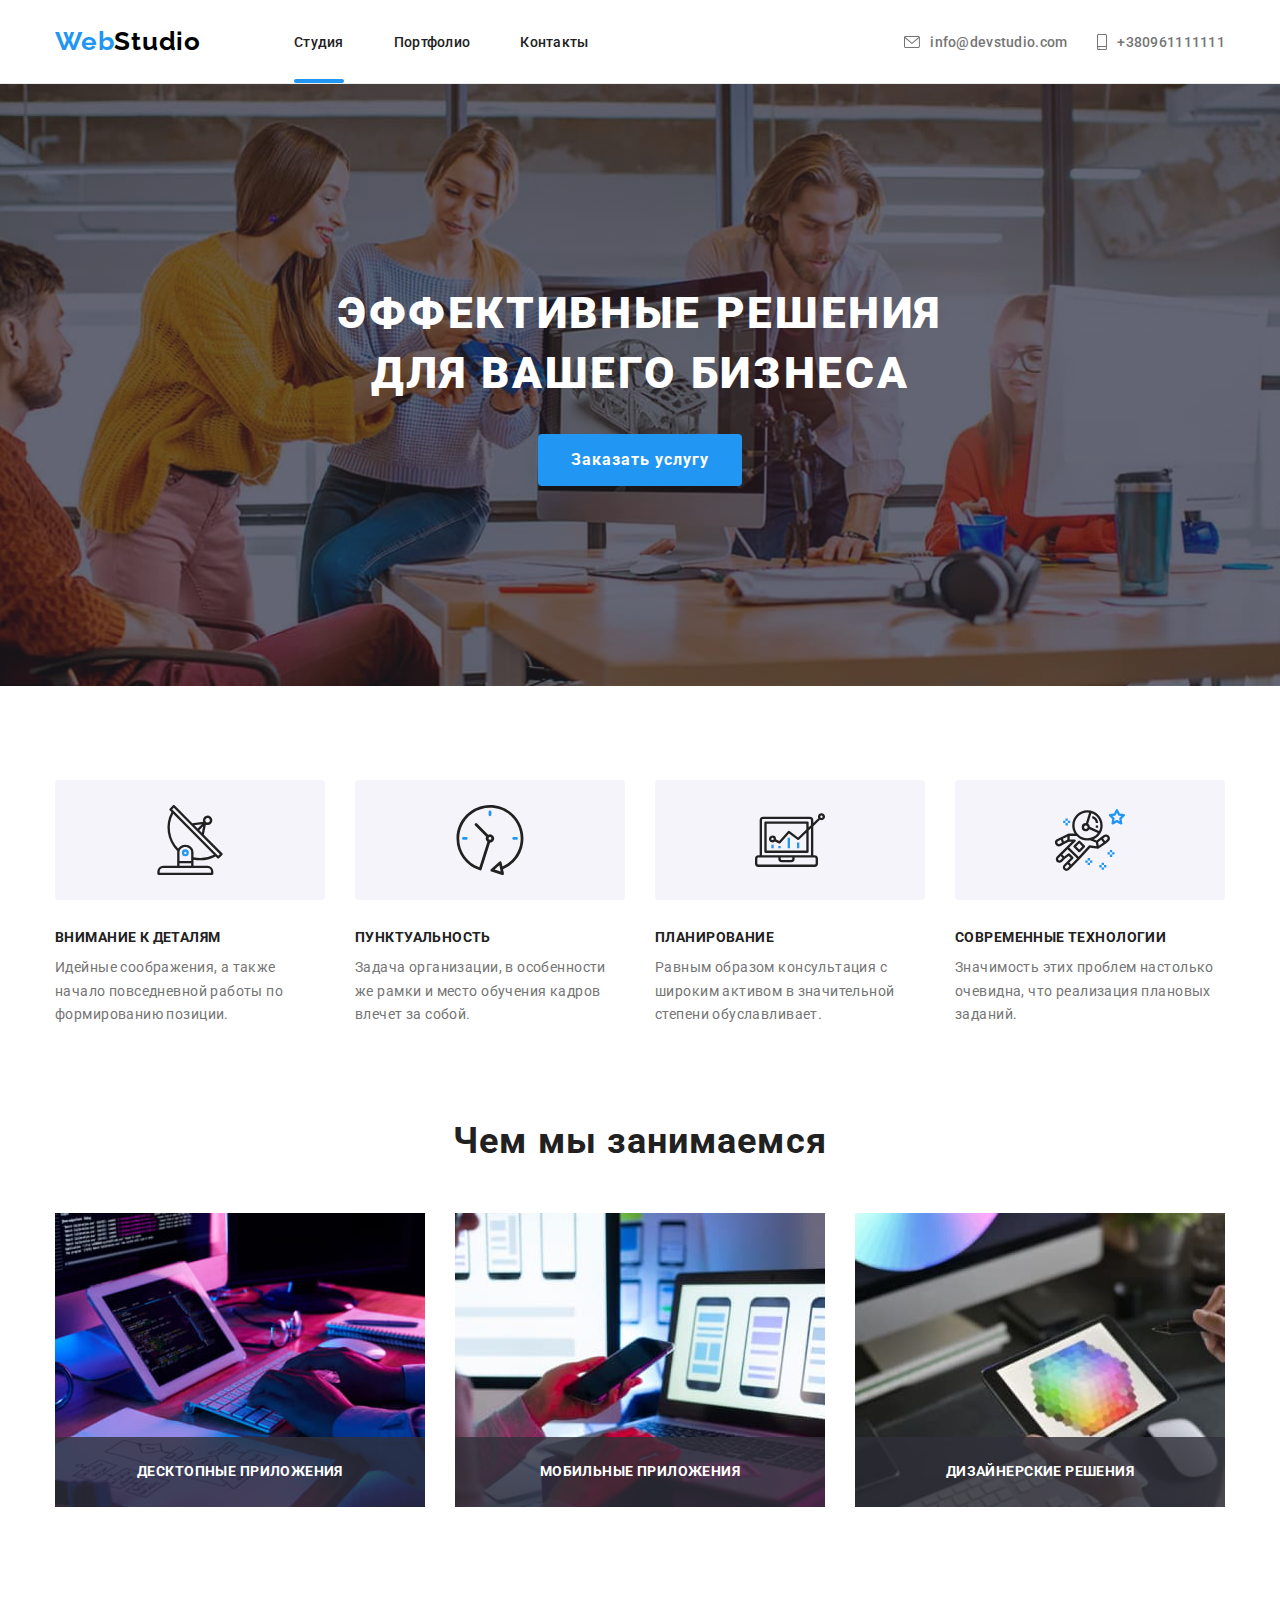
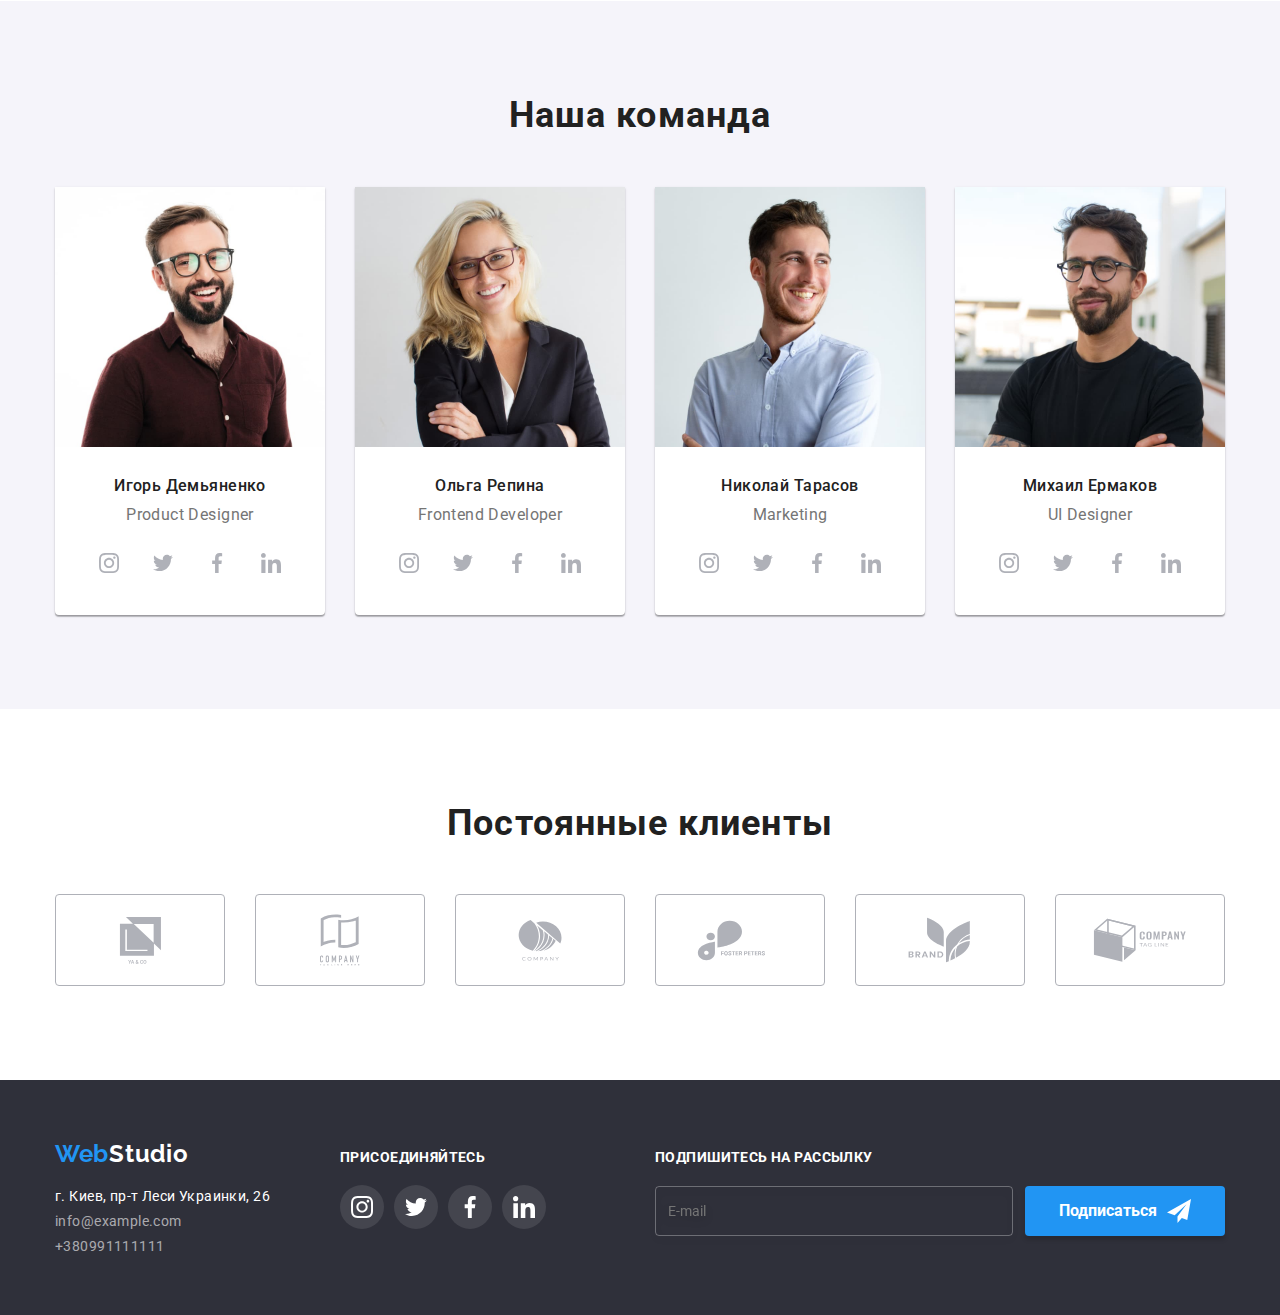
<file: index.html>
<!DOCTYPE html>
<html lang="ru">
<head>
    <meta charset="UTF-8">
    <meta http-equiv="X-UA-Compatible" content="IE=edge">
    <meta name="viewport" content="width=device-width, initial-scale=1.0">
    <link rel="preconnect" href="https://fonts.googleapis.com">
    <link rel="preconnect" href="https://fonts.gstatic.com" crossorigin>
    <link href="https://fonts.googleapis.com/css2?family=Raleway:wght@700&family=Roboto:wght@400;500;700;900&display=swap"
        rel="stylesheet">
    <title>Студия</title>
    <link rel="stylesheet" href="https://cdnjs.cloudflare.com/ajax/libs/modern-normalize/1.1.0/modern-normalize.min.css">
    <link rel="stylesheet" href="./css/main.min.css">
</head>

<body>

    <!----------------------------------- Шапка сайта ------------------------------------>
    
    <header class="header">
        <div class="header__page container">
            <a class="header__logo" href="./index.html">Web<span>Studio</span></a>
            <div class="header__page-mobail">
                <button class="header__button-mobail" type="button" aria-expended="false" aria-controls="menu-container"
                    data-menu-open>
                    <svg width="40" height="40" aria-label="Перемикач мобільного меню">
                        <use class="header__mob-btn-close" href="./images/icons.svg#icon-close-menu"></use>
                        <use class="header__mob-btn-open" href="./images/icons.svg#icon-burger-menu"></use>
                    </svg>
                </button>
            </div>
    
            <nav class="header__nav-mobile" id="menu-container"data-menu>
                <ul class="header__list-nav-mobile list">
                    <li class="header__item-nav-mobile">
                        <a class="header__link-nav-mobile current" href="./index.html">Студия</a>
                    </li>
                    <li class="header__item-nav-mobile">
                        <a class="header__link-nav-mobile" href="./portfolio.html">Портфолио</a>
                    </li>
                    <li class="header__item-nav-mobile">
                        <a class="header__link-nav-mobile" href="">Контакты</a>
                    </li>
                </ul>
    
                <div class="header__link-wrap-mobile">
                    <ul class="header__list-contact-mobile list">
                        <li class="header__item-contact-mobile">
                            <a class="header__link-contact-mobile" href="tel:+380961111111">
                                +380961111111
                            </a>
                        </li>
                        <li class="header__item-contact-mobile-mail">
                            <a class="header__link-mail-mobile" href="mailto:info@devstudio.com">
                                info@devstudio.com
                            </a>
                        </li>
                    </ul>
                    <ul class="header__social list">
                        <li class="header__social-item-mobile">
                            <a class="header__social-link-mobile" href="https://www.instagram.com/" target="_blank">
                                Instagram</a>
                        </li>
                        <li class="header__social-item-mobile">
                            <a class="header__social-link-mobile" href="https://twitter.com/?lang=ru"
                                target="_blank">Twitter</a>
                        </li>
                        <li class="header__social-item-mobile">
                            <a class="header__social-link-mobile" href="https://m.facebook.com/login/"
                                target="_blank">Facebook</a>
                        </li>
                        <li class="header__social-item-mobile">
                            <a class="header__social-link-mobile" href="https://www.linkedin.com/"
                                target="_blank">LinkedIn</a>
                        </li>
                    </ul>
                </div>
            </nav>
    
            <nav class="header__nav">
                <ul class="header__nav-list list">
                    <li class="header__nav-item">
                        <a class="header__link current" href="./index.html">Студия</a>
                    </li>
                    <li class="header__nav-item">
                        <a class="header__link" href="./portfolio.html">Портфолио</a>
                    </li>
                    <li class="header__nav-item">
                        <a class="header__link" href="">Контакты</a>
                    </li>
                </ul>
            </nav>
    
            <ul class="header__contact-list list">
                <li class="header__contact-item">
                    <a class="header__contact-link" href="mailto:info@devstudio.com"><svg class="header__contact-icon"
                            width="16" height="12">
                            <use href="./images/icons.svg#icon-mail"></use>
                        </svg>
                        info@devstudio.com
                    </a>
                </li>
                <li class="header__contact-item">
                    <a class="header__contact-link" href="tel:+380961111111"><svg class="header__contact-icon" width="10"
                            height="16">
                            <use href="./images/icons.svg#icon-smartphone"></use>
                        </svg>
                        +380961111111
                    </a>
                </li>
            </ul>
        </div>
    </header>

    <main>

            <!------------------------------------- Герой ------------------------------------>

                <div class="overlay">
                    <section class="hero">
                        <div class="container">
                            <h1 class="hero__title">Эффективные решения для вашего бизнеса</h1>
                            <button type="button" class="button hero__btn pointer" data-modal-open>Заказать услугу</button>
                        </div>
                    </section>
                </div>
            
            <!------------------------------ Преимущества ------------------------------------>

            <section class="features-section section">
                <div class="container">
                    <h2 class="section__title" hidden>Преимущества</h2>
                    
                    <ul class="features-list list">
                        <li class="features-list__item features-list__icon icon-antenna">
                            <h3 class="features-list__subtitle">Внимание к деталям</h3>
                            <p class="features-list__text">
                                Идейные соображения, а также начало повседневной работы по формированию позиции.
                            </p>
                        </li>
                        <li class="features-list__item features-list__icon icon-clock">
                            <h3 class="features-list__subtitle">Пунктуальность</h3>
                            <p class="features-list__text">
                                Задача организации, в особенности же рамки и место обучения кадров влечет за собой.
                            </p>
                        </li>
                        <li class="features-list__item features-list__icon icon-diagram">
                            <h3 class="features-list__subtitle">Планирование</h3>
                            <p class="features-list__text">
                                Равным образом консультация с широким активом в значительной степени обуславливает.
                            </p>
                        </li>
                        <li class="features-list__item features-list__icon icon-astronaut">
                            <h3 class="features-list__subtitle">Современные технологии</h3>
                            <p class="features-list__text">
                                Значимость этих проблем настолько очевидна, что реализация плановых заданий.
                            </p>
                        </li>
                    </ul>
                </div>
            </section>
            
            <!-------------------------------- Чем мы занимаемся ------------------------------------>

            <section class="work-section section">
                <div class="container">
                    <h2 class="section__title">Чем мы занимаемся</h2>
                    
                    <ul class="work-list list">
                        <li class="work-list__item">
                            <picture>
                                <source srcset="./images/img-1.jpg 1x, ./images/img-1-2x.jpg 2x" />
                                <img src="./images/img-1.jpg" alt="Человек печатает на клавиатуре" width="370">
                            </picture>
                            <div class="work-list__wrap">
                                <p class="work-list__text">Десктопные приложения</p>
                            </div>
                        </li>
                        <li class="work-list__item">
                            <picture>
                                <source srcset="./images/img-2.jpg 1x, ./images/img-2-2x.jpg 2x" />
                                <img src="./images/img-2.jpg" alt="Телефон в руке возле ноутбука" width="370">
                            </picture>
                            <div class="work-list__wrap">
                                <p class="work-list__text">Мобильные приложения</p>
                            </div>
                        </li>
                        <li class="work-list__item">
                            <picture>
                                <source srcset="./images/img-3.jpg 1x, ./images/img-3-2x.jpg 2x" />
                                <img src="./images/img-3.jpg" alt="Человек держит планшет" width="370">
                            </picture>
                            <div class="work-list__wrap">
                                <p class="work-list__text">Дизайнерские решения</p>
                            </div>
                        </li>
                    </ul>
                </div>
            </section>
            
            <!----------------------------- Наша команда ---------------------------------->

            <section class="team-section section">
                <div class="container">
                    <h2 class="section__title">Наша команда</h2>
                    <ul class="team-list list">
                        <li class="team-list__item">
                            <picture>
                                <source srcset="./images/worker-1.jpg 1x, ./images/worker-1-2x.jpg 2x" 
                                media="(min-width: 1200px)" />
                                <source srcset="./images/worker-tablet-1.jpg 1x, ./images/worker-tablet-1-2x.jpg 2x" 
                                media="(min-width: 768px)" />
                                <source srcset="./images/worker-mobile-1.jpg 1x, ./images/worker-mobile-1-2x.jpg 2x" 
                                media="(min-width: 320px)" />
                                <img src="./images/worker-mobile-1.jpg" alt="Человек стоит улыбаеться" width="270">
                            </picture>

                            <div class="team-list__content">
                                <h3 class="team-list__subtitle">Игорь Демьяненко</h3>
                                <p class="team-list__text">Product Designer</p>
                                <ul class="social-list list">
                                    <li class="social-list__item">
                                        <a href="" class="social-list__link link">
                                            <svg class="social-list__icon" width="20" height="20">
                                                <use href="./images/icons.svg#icon-instagram"></use>
                                            </svg>
                                        </a>
                                    </li>
                                    <li class="social-list__item">
                                        <a href="" class="social-list__link link">
                                            <svg class="social-list__icon" width="20" height="20">
                                                <use href="./images/icons.svg#icon-twitter"></use>
                                            </svg>
                                        </a>
                                    </li>
                                    <li class="social-list__item">
                                        <a href="" class="social-list__link link">
                                            <svg class="social-list__icon" width="20" height="30">
                                                <use href="./images/icons.svg#icon-facebook"></use>
                                            </svg>
                                        </a>
                                    </li>
                                    <li class="social-list__item">
                                        <a href="" class="social-list__link link">
                                            <svg class="social-list__icon" width="20" height="20">
                                                <use href="./images/icons.svg#icon-linkedin"></use>
                                            </svg>
                                        </a>
                                    </li>
                                </ul>
                            </div>
                        </li>
                        <li class="team-list__item">
                            <picture>
                                <source srcset="./images/worker-2.jpg 1x, ./images/worker-2-2x.jpg 2x" media="(min-width: 1200px)" />
                                <source srcset="./images/worker-tablet-2.jpg 1x, ./images/worker-tablet-2-2x.jpg 2x" media="(min-width: 768px)" />
                                <source srcset="./images/worker-mobile-2.jpg 1x, ./images/worker-mobile-2-2x.jpg 2x" media="(min-width: 320px)" />
                                <img src="./images/worker-mobile-2.jpg" alt="Человек стоит улыбаеться" width="270">
                            </picture>

                            <div class="team-list__content">
                                <h3 class="team-list__subtitle">Ольга Репина</h3>
                                <p class="team-list__text">Frontend Developer</p>
                                <ul class="social-list list">
                                    <li class="social-list__item">
                                        <a href="" class="social-list__link link">
                                            <svg class="social-list__icon" width="20" height="20">
                                                <use href="./images/icons.svg#icon-instagram"></use>
                                            </svg>
                                        </a>
                                    </li>
                                    <li class="social-list__item">
                                        <a href="" class="social-list__link link">
                                            <svg class="social-list__icon" width="20" height="20">
                                                <use href="./images/icons.svg#icon-twitter"></use>
                                            </svg>
                                        </a>
                                    </li>
                                    <li class="social-list__item">
                                        <a href="" class="social-list__link link">
                                            <svg class="social-list__icon" width="20" height="30">
                                                <use href="./images/icons.svg#icon-facebook"></use>
                                            </svg>
                                        </a>
                                    </li>
                                    <li class="social-list__item">
                                        <a href="" class="social-list__link link">
                                            <svg class="social-list__icon" width="20" height="20">
                                                <use href="./images/icons.svg#icon-linkedin"></use>
                                            </svg>
                                        </a>
                                    </li>
                                </ul>
                            </div>
                        </li>
                        <li class="team-list__item">
                            <picture>
                                <source srcset="./images/worker-3.jpg 1x, ./images/worker-3-2x.jpg 2x" media="(min-width: 1200px)" />
                                <source srcset="./images/worker-tablet-3.jpg 1x, ./images/worker-tablet-3-2x.jpg 2x" media="(min-width: 768px)" />
                                <source srcset="./images/worker-mobile-3.jpg 1x, ./images/worker-mobile-3-2x.jpg 2x" media="(min-width: 320px)" />
                                <img src="./images/worker-mobile-3.jpg" alt="Человек стоит улыбаеться" width="270">
                            </picture>

                            <div class="team-list__content">
                                <h3 class="team-list__subtitle">Николай Тарасов</h3>
                                <p class="team-list__text">Marketing</p>
                                <ul class="social-list list">
                                    <li class="social-list__item">
                                        <a href="" class="social-list__link link">
                                            <svg class="social-list__icon" width="20" height="20">
                                                <use href="./images/icons.svg#icon-instagram"></use>
                                            </svg>
                                        </a>
                                    </li>
                                    <li class="social-list__item">
                                        <a href="" class="social-list__link link">
                                            <svg class="social-list__icon" width="20" height="20">
                                                <use href="./images/icons.svg#icon-twitter"></use>
                                            </svg>
                                        </a>
                                    </li>
                                    <li class="social-list__item">
                                        <a href="" class="social-list__link link">
                                            <svg class="social-list__icon" width="20" height="30">
                                                <use href="./images/icons.svg#icon-facebook"></use>
                                            </svg>
                                        </a>
                                    </li>
                                    <li class="social-list__item">
                                        <a href="" class="social-list__link link">
                                            <svg class="social-list__icon" width="20" height="20">
                                                <use href="./images/icons.svg#icon-linkedin"></use>
                                            </svg>
                                        </a>
                                    </li>
                                </ul>
                            </div>
                        </li>
                        <li class="team-list__item">
                            <picture>
                                <source srcset="./images/worker-4.jpg 1x, ./images/worker-4-2x.jpg 2x" media="(min-width: 1200px)" />
                                <source srcset="./images/worker-tablet-4.jpg 1x, ./images/worker-tablet-4-2x.jpg 2x" media="(min-width: 768px)" />
                                <source srcset="./images/worker-mobile-4.jpg 1x, ./images/worker-mobile-4-2x.jpg 2x" media="(min-width: 320px)" />
                                <img src="./images/worker-mobile-4.jpg" alt="Человек стоит улыбаеться" width="270">
                            </picture>

                            <div class="team-list__content">
                                <h3 class="team-list__subtitle">Михаил Ермаков</h3>
                                <p class="team-list__text">UI Designer</p>
                                <ul class="social-list list">
                                    <li class="social-list__item">
                                        <a href="" class="social-list__link link">
                                            <svg class="social-list__icon" width="20" height="20">
                                                <use href="./images/icons.svg#icon-instagram"></use>
                                            </svg>
                                        </a>
                                    </li>
                                    <li class="social-list__item">
                                        <a href="" class="social-list__link link">
                                            <svg class="social-list__icon" width="20" height="20">
                                                <use href="./images/icons.svg#icon-twitter"></use>
                                            </svg>
                                        </a>
                                    </li>
                                    <li class="social-list__item">
                                        <a href="" class="social-list__link link">
                                            <svg class="social-list__icon" width="20" height="30">
                                                <use href="./images/icons.svg#icon-facebook"></use>
                                            </svg>
                                        </a>
                                    </li>
                                    <li class="social-list__item">
                                        <a href="" class="social-list__link link">
                                            <svg class="social-list__icon" width="20" height="20">
                                                <use href="./images/icons.svg#icon-linkedin"></use>
                                            </svg>
                                        </a>
                                    </li>
                                </ul>
                            </div>
                        </li>
                    </ul>
                </div>
            </section>
 
            <!------------------------- Клиенты -------------------------->

            <section class="clients-section section">
                <div class="container">
                    <h2 class="section__title">Постоянные клиенты</h2>
                    <ul class="clients-list list">
                        <li class="clients-list__item">
                            <a href="" class="clients-list__link link">
                                <svg class="clients-list__icon" width="61" height="47">
                                    <use href="./images/icons.svg#icon-group-1"></use>
                                </svg>
                            </a>
                        </li>
                        <li class="clients-list__item">
                            <a href="" class="clients-list__link link">
                                <svg class="clients-list__icon" width="40" height="52">
                                    <use href="./images/icons.svg#icon-group-2"></use>
                                </svg>
                            </a>
                        </li>
                        <li class="clients-list__item">
                            <a href="" class="clients-list__link link">
                                <svg class="clients-list__icon" width="44" height="42">
                                    <use href="./images/icons.svg#icon-group-3"></use>
                                </svg>
                            </a>
                        </li>
                        <li class="clients-list__item">
                            <a href="" class="clients-list__link link">
                                <svg class="clients-list__icon" width="85" height="41">
                                    <use href="./images/icons.svg#icon-group-4"></use>
                                </svg>
                            </a>
                        </li>
                        <li class="clients-list__item">
                            <a href="" class="clients-list__link link">
                                <svg class="clients-list__icon" width="63" height="46">
                                    <use href="./images/icons.svg#icon-group-5"></use>
                                </svg>
                            </a>
                        </li>
                        <li class="clients-list__item">
                            <a href="" class="clients-list__link link">
                                <svg class="clients-list__icon" width="94" height="44">
                                    <use href="./images/icons.svg#icon-group-6"></use>
                                </svg>
                            </a>
                        </li>
                    </ul>
                </div>
            </section>
    </main>

    <!----------------------- Футер ------------------------->
    
    <footer class="footer">
        <div class="footer__container container">
            <div class="footer__wraper">
                <a class="footer__logo" href="./index.html">Web<span>Studio</span></a>
                <address class="footer__address">
                    <ul>
                        <li class="footer__contact-list list">
                            <a class="footer__contact-map"
                                href="https://www.google.com/maps/place/бул.+Леси+Украинки,+26,+Киев,+02000/data=!4m2!3m1!1s0x40d4cf0e033ecbe9:0x57a4dffefec77da0?sa=X&ved=2ahUKEwislPPghuL1AhVr-ioKHfEvBboQ8gF6BAgbEAE"
                                target="_blank">г. Киев, пр-т Леси Украинки, 26</a>
                        </li>
                        <li class="footer__contact-list list">
                            <a class="footer__contact" href="mailto:info@example.com">info@example.com</a>
                        </li>
                        <li class="footer__contact-list list">
                            <a class="footer__contact" href="tel:+380991111111">+380991111111</a>
                        </li>
                    </ul>
                </address>
            </div>
            <div class="footer__socials-wraper">
                <p class="footer__socials-title">Присоединяйтесь</p>
                <ul class="footer__socials-list list">
                    <li class="footer__socials">
                        <a class="footer__socials-link" href="https://www.instagram.com/" target="_blank">
                            <svg class="footer__socials-icon" width="22" height="22">
                                <use href="./images/icons.svg#icon-instagram"></use>
                            </svg>
                        </a>
                    </li>
                    <li class="footer__socials">
                        <a class="footer__socials-link" href="https://twitter.com/?lang=ru" target="_blank">
                            <svg class="footer__socials-icon" width="22" height="22">
                                <use href="./images/icons.svg#icon-twitter"></use>
                            </svg>
                        </a>
                    </li>
                    <li class="footer__socials">
                        <a class="footer__socials-link" href="https://facebook.com/login/" target="_blank">
                            <svg class="footer__socials-icon" width="22" height="22">
                                <use href="./images/icons.svg#icon-facebook"></use>
                            </svg>
                        </a>
                    </li>
                    <li class="footer__socials">
                        <a class="footer__socials-link" href="https://www.linkedin.com/" target="_blank">
                            <svg class="footer__socials-icon" width="22" height="22">
                                <use href="./images/icons.svg#icon-linkedin"></use>
                            </svg>
                        </a>
                    </li>
                </ul>
            </div>
            <div class="footer__form-wrap">
                <p class="footer__title-form">Подпишитесь на рассылку</p>
                <form class="footer__form">
                    <label class="footer__form-label">
                        <input class="footer__form-email" type="email" name="email" placeholder="E-mail" />
                    </label>
                    <button class="footer__form-button" type="submit">
                        Подписаться
                        <svg class="footer__icon-form-button" width="24" height="24">
                            <use href="./images/icons.svg#icon-icon-send"></use>
                        </svg>
                    </button>
                </form>
            </div>
        </div>
    </footer>


    <!----------------------- Модальное окно ----------------------->

    <div class="backdrop is-hidden" data-modal>
        <div class="modal">
            <button type="button" class="modal-close-btn pointer" data-modal-close>
                <svg class="modal-close-btn__icon" width="18" height="18">
                    <use href="./images/icons.svg#icon-close-black"></use>
                </svg>
            </button>
            <p class="modal__title">Оставьте свои данные, мы вам перезвоним</p>
            <form class="form-modal">
                <div class="form-modal__field">
                    <label for="user-name" class="form-modal__label">Имя</label>
                    <div class="form-modal__wrap">
                        <input type="text" name="user-name" class="form-modal__input pointer" required minlength="5" id="user-name" />
                        <svg class="form-modal__icon" width="18" height="18">
                            <use href="./images/icons.svg#icon-icon-person"></use>
                        </svg>
                    </div>
                </div>
                <div class="form-modal__field">
                    <label for="user-tel" class="form-modal__label">Телефон</label>
                    <div class="form-modal__wrap">
                        <input type="tel" name="user-tel" class="form-modal__input pointer" required id="user-tel" />
                        <svg class="form-modal__icon" width="18" height="18">
                            <use href="./images/icons.svg#icon-icon-phone"></use>
                        </svg>
                    </div>
                </div>
                <div class="form-modal__field">
                    <label for="user-email" class="form-modal__label">Почта</label>
                    <div class="form-modal__wrap">
                        <input type="email" name="user-email" class="form-modal__input pointer" required id="user-email" />
                        <svg class="form-modal__icon" width="18" height="18">
                            <use href="./images/icons.svg#icon-icon-email"></use>
                        </svg>
                    </div>
                </div>
                <div class="form-modal__field">
                    <label for="user-text" class="form-modal__label">Комментарий</label>
                    <textarea name="user-text" id="user-text" class="form-modal__text" placeholder="Введите текст"></textarea>
                </div>
                <div class="form-modal__field">
                    <input type="checkbox" name="privacy" value="true" class="form-modal__check" id="privacy" />
                    <label for="privacy" class="form-modal__check-text">
                        Соглашаюсь с рассылкой и принимаю <a href="" class="form-modal__link link"><span>Условия договора</span></a>
                    </label>
                </div>
                <button type="submit" class="button form-modal__btn pointer">Отправить</button>
            </form>
        </div>
    </div>

    <script src="./js/mobile-menu.js"></script>
    <script src="./js/modal.js"></script>
</body>
</html>
</file>
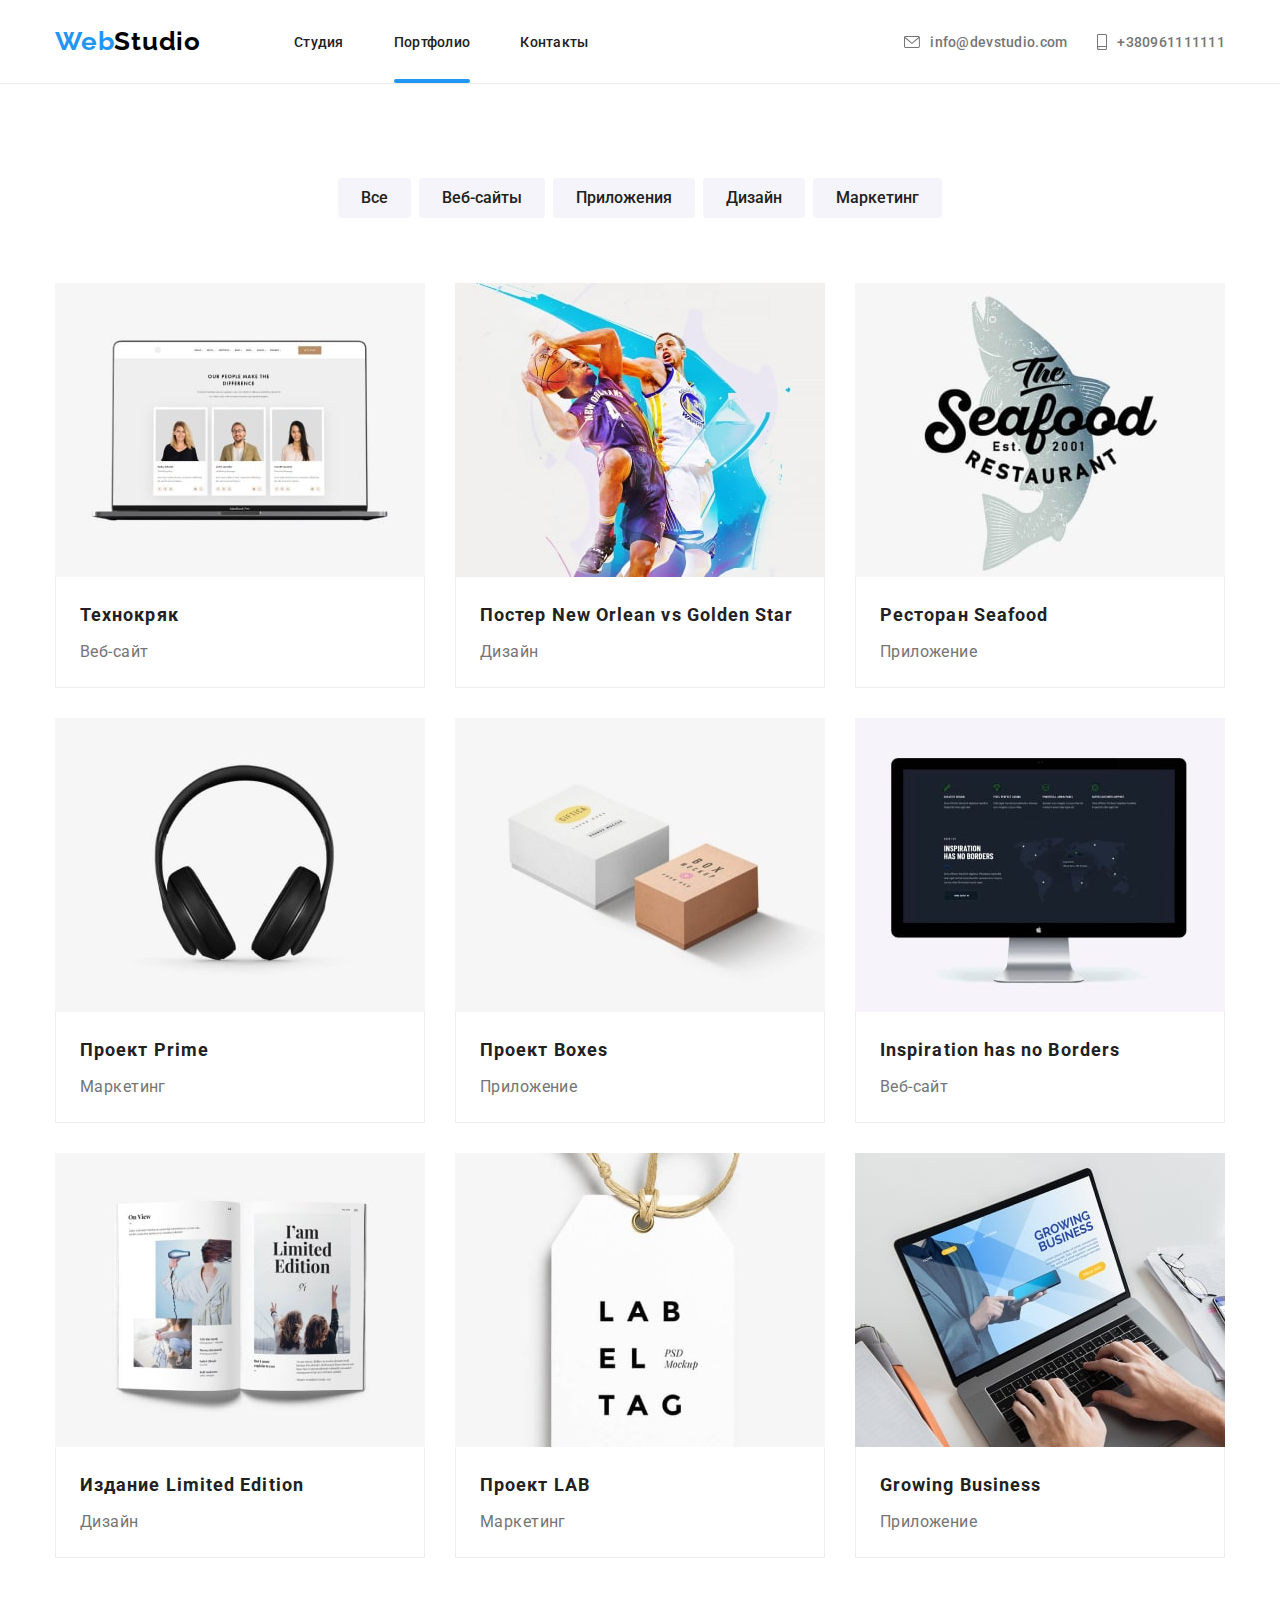
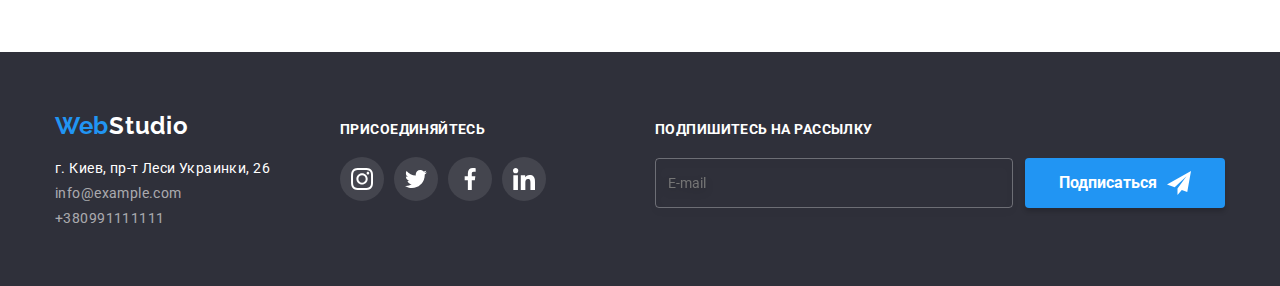
<file: portfolio.html>
<!DOCTYPE html>
<html lang="ru">
<head>
    <meta charset="UTF-8">
    <meta http-equiv="X-UA-Compatible" content="IE=edge">
    <meta name="viewport" content="width=device-width, initial-scale=1.0">
    <link rel="preconnect" href="https://fonts.googleapis.com">
    <link rel="preconnect" href="https://fonts.gstatic.com" crossorigin>
    <link
        href="https://fonts.googleapis.com/css2?family=Raleway:wght@700&family=Roboto:wght@400;500;700;900&display=swap"
        rel="stylesheet">
    <title>Портфолио</title>
    <link rel="stylesheet"
        href="https://cdnjs.cloudflare.com/ajax/libs/modern-normalize/1.1.0/modern-normalize.min.css">
    <link rel="stylesheet" href="./css/main.min.css">
</head>

<body>

    <!------------------- Шапка сайта ---------------------->
    
    <header class="header">
        <div class="header__page container">
            <a class="header__logo" href="./index.html">Web<span>Studio</span></a>
            <div class="header__page-mobail">
                <button class="header__button-mobail" type="button" aria-expended="false" aria-controls="menu-container"
                    data-menu-open>
                    <svg width="40" height="40" aria-label="Перемикач мобільного меню">
                        <use class="header__mob-btn-close" href="./images/icons.svg#icon-close-menu"></use>
                        <use class="header__mob-btn-open" href="./images/icons.svg#icon-burger-menu"></use>
                    </svg>
                </button>
            </div>
    
            <nav class="header__nav-mobile" id="menu-container" data-menu>
                <ul class="header__list-nav-mobile list">
                    <li class="header__item-nav-mobile">
                        <a class="header__link-nav-mobile" href="./index.html">Студия</a>
                    </li>
                    <li class="header__item-nav-mobile">
                        <a class="header__link-nav-mobile" href="./portfolio.html">Портфолио</a>
                    </li>
                    <li class="header__item-nav-mobile">
                        <a class="header__link-nav-mobile" href="">Контакты</a>
                    </li>
                </ul>
    
                <div class="header__link-wrap-mobile">
                    <ul class="header__list-contact-mobile list">
                        <li class="header__item-contact-mobile">
                            <a class="header__link-contact-mobile" href="tel:+380961111111">
                                +380961111111
                            </a>
                        </li>
                        <li class="header__item-contact-mobile-mail">
                            <a class="header__link-mail-mobile" href="mailto:info@devstudio.com">
                                info@devstudio.com
                            </a>
                        </li>
                    </ul>
                    <ul class="header__social list">
                        <li class="header__social-item-mobile">
                            <a class="header__social-link-mobile" href="https://www.instagram.com/" target="_blank">
                                Instagram</a>
                        </li>
                        <li class="header__social-item-mobile">
                            <a class="header__social-link-mobile" href="https://twitter.com/?lang=ru"
                                target="_blank">Twitter</a>
                        </li>
                        <li class="header__social-item-mobile">
                            <a class="header__social-link-mobile" href="https://m.facebook.com/login/"
                                target="_blank">Facebook</a>
                        </li>
                        <li class="header__social-item-mobile">
                            <a class="header__social-link-mobile" href="https://www.linkedin.com/"
                                target="_blank">LinkedIn</a>
                        </li>
                    </ul>
                </div>
            </nav>
    
            <nav class="header__nav">
                <ul class="header__nav-list list">
                    <li class="header__nav-item">
                        <a class="header__link" href="./index.html">Студия</a>
                    </li>
                    <li class="header__nav-item">
                        <a class="header__link current" href="./portfolio.html">Портфолио</a>
                    </li>
                    <li class="header__nav-item">
                        <a class="header__link" href="">Контакты</a>
                    </li>
                </ul>
            </nav>
    
            <ul class="header__contact-list list">
                <li class="header__contact-item">
                    <a class="header__contact-link" href="mailto:info@devstudio.com"><svg class="header__contact-icon"
                            width="16" height="12">
                            <use href="./images/icons.svg#icon-mail"></use>
                        </svg>
                        info@devstudio.com
                    </a>
                </li>
                <li class="header__contact-item">
                    <a class="header__contact-link" href="tel:+380961111111"><svg class="header__contact-icon" width="10"
                            height="16">
                            <use href="./images/icons.svg#icon-smartphone"></use>
                        </svg>
                        +380961111111
                    </a>
                </li>
            </ul>
        </div>
    </header>

    <main>

        <!--------------------- Портфолио ------------------------>

        <section class="portfolio-secttion section">
            <div class="container">
                <h1 class="section__title title-hiding">Portfolio</h1>
                <ul class="btn-list list">
                    <li class="btn-list__item"><button type="button" class="button btn-list__btn pointer">Все</button></li>
                    <li class="btn-list__item"><button type="button" class="button btn-list__btn pointer">Веб-сайты</button></li>
                    <li class="btn-list__item"><button type="button" class="button btn-list__btn pointer">Приложения</button></li>
                    <li class="btn-list__item"><button type="button" class="button btn-list__btn pointer">Дизайн</button></li>
                    <li class="btn-list__item"><button type="button" class="button btn-list__btn pointer">Маркетинг</button></li>
                </ul>
                <ul class="portfolio-list list">
                    <li class="portfolio-list__item">
                        <a href="" class="portfolio-list__link link">
                            <div class="portfolio-list__wrap">
                                <picture>
                                    <source srcset="./images/portfolio-img-1.jpg 1x, ./images/portfolio-img-1-2x.jpg 2x" media="(min-width: 1200px)" />
                                    <source srcset="./images/portfolio-tablet-1.jpg 1x, ./images/portfolio-tablet-1-2x.jpg 2x" media="(min-width: 768px)" />
                                    <source srcset="./images/portfolio-mobile-1.jpg 1x, ./images/portfolio-mobile-1-2x.jpg 2x" media="(min-width: 320px)" />
                                    <img src="./images/portfolio-mobile-1.jpg" alt="Ноутбук" width="370">
                                </picture>

                                <p class="portfolio-list__top-text">Ресурс предлагает комплексные предложения с разным уровнем функционала и сервисов. Все это
                                    позволит посетителю получить
                                    исчерпывающие сведения о компании или частном лице.</p>
                            </div>
                            <div class="portfolio-list__content">
                                <h2 class="portfolio-list__title">Технокряк</h2>
                                <p class="portfolio-list__subtitle">Веб-сайт</p>
                            </div>
                        </a>
                    </li>
                    <li class="portfolio-list__item">
                            <a href="" class="portfolio-list__link link">
                                <div class="portfolio-list__wrap">
                                    <picture>
                                        <source srcset="./images/portfolio-img-2.jpg 1x, ./images/portfolio-img-2-2x.jpg 2x" media="(min-width: 1200px)" />
                                        <source srcset="./images/portfolio-tablet-2.jpg 1x, ./images/portfolio-tablet-2-2x.jpg 2x"
                                            media="(min-width: 768px)" />
                                        <source srcset="./images/portfolio-mobile-2.jpg 1x, ./images/portfolio-mobile-2-2x.jpg 2x"
                                            media="(min-width: 320px)" />
                                        <img src="./images/portfolio-mobile-2.jpg" alt="Баскетболисты" width="370">
                                    </picture>

                                    <p class="portfolio-list__top-text">Ресурс предлагает комплексные предложения с разным уровнем функционала и сервисов. Все это
                                        позволит посетителю получить
                                        исчерпывающие сведения о компании или частном лице.</p>
                                </div>
                                <div class="portfolio-list__content">
                                    <h2 class="portfolio-list__title">Постер New Orlean vs Golden Star</h2>
                                    <p class="portfolio-list__subtitle">Дизайн</p>
                                </div>
                            </a>
                    </li>
                    <li class="portfolio-list__item">
                        <a href="" class="portfolio-list__link link">
                            <div class="portfolio-list__wrap">
                                <picture>
                                    <source srcset="./images/portfolio-img-3.jpg 1x, ./images/portfolio-img-3-2x.jpg 2x" media="(min-width: 1200px)" />
                                    <source srcset="./images/portfolio-tablet-3.jpg 1x, ./images/portfolio-tablet-3-2x.jpg 2x"
                                        media="(min-width: 768px)" />
                                    <source srcset="./images/portfolio-mobile-3.jpg 1x, ./images/portfolio-mobile-3-2x.jpg 2x"
                                        media="(min-width: 320px)" />
                                    <img src="./images/portfolio-mobile-3.jpg" alt="Логотип ресторана" width="370">
                                </picture>
                                
                                <p class="portfolio-list__top-text">Ресурс предлагает комплексные предложения с разным уровнем функционала и сервисов. Все это
                                    позволит посетителю получить
                                    исчерпывающие сведения о компании или частном лице.</p>
                            </div>
                            <div class="portfolio-list__content">
                                <h2 class="portfolio-list__title">Ресторан Seafood</h2>
                                <p class="portfolio-list__subtitle">Приложение</p>
                            </div>
                        </a>
                    </li>
                    <li class="portfolio-list__item">
                        <a href="" class="portfolio-list__link link">
                            <div class="portfolio-list__wrap">
                                <picture>
                                    <source srcset="./images/portfolio-img-4.jpg 1x, ./images/portfolio-img-4-2x.jpg 2x" media="(min-width: 1200px)" />
                                    <source srcset="./images/portfolio-tablet-4.jpg 1x, ./images/portfolio-tablet-4-2x.jpg 2x"
                                        media="(min-width: 768px)" />
                                    <source srcset="./images/portfolio-mobile-4.jpg 1x, ./images/portfolio-mobile-4-2x.jpg 2x"
                                        media="(min-width: 320px)" />
                                    <img src="./images/portfolio-mobile-4.jpg" alt="Наушники" width="370">
                                </picture>
                                
                                <p class="portfolio-list__top-text">Ресурс предлагает комплексные предложения с разным уровнем функционала и сервисов. Все это
                                    позволит посетителю получить
                                    исчерпывающие сведения о компании или частном лице.</p>
                            </div>
                            <div class="portfolio-list__content">
                                <h2 class="portfolio-list__title">Проект Prime</h2>
                                <p class="portfolio-list__subtitle">Маркетинг</p>
                            </div>
                        </a>
                    </li>
                    <li class="portfolio-list__item">
                        <a href="" class="portfolio-list__link link">
                            <div class="portfolio-list__wrap">
                                <picture>
                                    <source srcset="./images/portfolio-img-5.jpg 1x, ./images/portfolio-img-5-2x.jpg 2x" media="(min-width: 1200px)" />
                                    <source srcset="./images/portfolio-tablet-5.jpg 1x, ./images/portfolio-tablet-5-2x.jpg 2x"
                                        media="(min-width: 768px)" />
                                    <source srcset="./images/portfolio-mobile-5.jpg 1x, ./images/portfolio-mobile-5-2x.jpg 2x"
                                        media="(min-width: 320px)" />
                                    <img src="./images/portfolio-mobile-5.jpg" alt="Коробки" width="370">
                                </picture>
                                
                                <p class="portfolio-list__top-text">Ресурс предлагает комплексные предложения с разным уровнем функционала и сервисов. Все это
                                    позволит посетителю получить
                                    исчерпывающие сведения о компании или частном лице.</p>
                            </div>
                            <div class="portfolio-list__content">
                                <h2 class="portfolio-list__title">Проект Boxes</h2>
                                <p class="portfolio-list__subtitle">Приложение</p>
                            </div>
                        </a>
                    </li>
                    <li class="portfolio-list__item">
                        <a href="" class="portfolio-list__link link">
                            <div class="portfolio-list__wrap">
                                <picture>
                                    <source srcset="./images/portfolio-img-6.jpg 1x, ./images/portfolio-img-6-2x.jpg 2x" media="(min-width: 1200px)" />
                                    <source srcset="./images/portfolio-tablet-6.jpg 1x, ./images/portfolio-tablet-6-2x.jpg 2x"
                                        media="(min-width: 768px)" />
                                    <source srcset="./images/portfolio-mobile-6.jpg 1x, ./images/portfolio-mobile-6-2x.jpg 2x"
                                        media="(min-width: 320px)" />
                                    <img src="./images/portfolio-mobile-6.jpg" alt="Монитор" width="370">
                                </picture>
                                
                                <p class="portfolio-list__top-text">Ресурс предлагает комплексные предложения с разным уровнем функционала и сервисов. Все это
                                    позволит посетителю получить
                                    исчерпывающие сведения о компании или частном лице.</p>
                            </div>
                            <div class="portfolio-list__content">
                                <h2 class="portfolio-list__title">Inspiration has no Borders</h2>
                                <p class="portfolio-list__subtitle">Веб-сайт</p>
                            </div>
                        </a>
                    </li>
                    <li class="portfolio-list__item">
                        <a href="" class="portfolio-list__link link">
                            <div class="portfolio-list__wrap">
                                <picture>
                                    <source srcset="./images/portfolio-img-7.jpg 1x, ./images/portfolio-img-7-2x.jpg 2x" media="(min-width: 1200px)" />
                                    <source srcset="./images/portfolio-tablet-7.jpg 1x, ./images/portfolio-tablet-7-2x.jpg 2x"
                                        media="(min-width: 768px)" />
                                    <source srcset="./images/portfolio-mobile-7.jpg 1x, ./images/portfolio-mobile-7-2x.jpg 2x"
                                        media="(min-width: 320px)" />
                                    <img src="./images/portfolio-mobile-7.jpg" alt="Книга" width="370">
                                </picture>
                                
                                <p class="portfolio-list__top-text">Ресурс предлагает комплексные предложения с разным уровнем функционала и сервисов. Все это
                                    позволит посетителю получить
                                    исчерпывающие сведения о компании или частном лице.</p>
                            </div>
                            <div class="portfolio-list__content">
                                <h2 class="portfolio-list__title">Издание Limited Edition</h2>
                                <p class="portfolio-list__subtitle">Дизайн</p>
                            </div>
                        </a>
                    </li>
                    <li class="portfolio-list__item">
                        <a href="" class="portfolio-list__link link">
                            <div class="portfolio-list__wrap">
                                <picture>
                                    <source srcset="./images/portfolio-img-8.jpg 1x, ./images/portfolio-img-8-2x.jpg 2x" media="(min-width: 1200px)" />
                                    <source srcset="./images/portfolio-tablet-8.jpg 1x, ./images/portfolio-tablet-8-2x.jpg 2x"
                                        media="(min-width: 768px)" />
                                    <source srcset="./images/portfolio-mobile-8.jpg 1x, ./images/portfolio-mobile-8-2x.jpg 2x"
                                        media="(min-width: 320px)" />
                                    <img src="./images/portfolio-mobile-8.jpg" alt="Этикетка" width="370">
                                </picture>
                                
                                <p class="portfolio-list__top-text">Ресурс предлагает комплексные предложения с разным уровнем функционала и сервисов. Все это
                                    позволит посетителю получить
                                    исчерпывающие сведения о компании или частном лице.</p>
                            </div>
                            <div class="portfolio-list__content">
                                <h2 class="portfolio-list__title">Проект LAB</h2>
                                <p class="portfolio-list__subtitle">Маркетинг</p>
                            </div>
                        </a>
                    </li>
                    <li class="portfolio-list__item">
                        <a href="" class="portfolio-list__link link">
                            <div class="portfolio-list__wrap">
                                <picture>
                                    <source srcset="./images/portfolio-img-9.jpg 1x, ./images/portfolio-img-9-2x.jpg 2x" media="(min-width: 1200px)" />
                                    <source srcset="./images/portfolio-tablet-9.jpg 1x, ./images/portfolio-tablet-9-2x.jpg 2x"
                                        media="(min-width: 768px)" />
                                    <source srcset="./images/portfolio-mobile-9.jpg 1x, ./images/portfolio-mobile-9-2x.jpg 2x"
                                        media="(min-width: 320px)" />
                                    <img src="./images/portfolio-mobile-9" alt="Человек печатает на ноутбуке" width="370">
                                </picture>
                                
                                <p class="portfolio-list__top-text">Ресурс предлагает комплексные предложения с разным уровнем функционала и сервисов. Все это
                                    позволит посетителю получить
                                    исчерпывающие сведения о компании или частном лице.</p>
                            </div>
                            <div class="portfolio-list__content">
                                <h2 class="portfolio-list__title">Growing Business</h2>
                                <p class="portfolio-list__subtitle">Приложение</p>
                            </div>
                        </a>
                    </li>
                </ul>
            </div>
        </section>
    </main>

    <!---------------------- Футер ------------------------>

    <footer class="footer">
        <div class="footer__container container">
            <div class="footer__wraper">
                <a class="footer__logo" href="./index.html">Web<span>Studio</span></a>
                <address class="footer__address">
                    <ul>
                        <li class="footer__contact-list list">
                            <a class="footer__contact-map"
                                href="https://www.google.com/maps/place/бул.+Леси+Украинки,+26,+Киев,+02000/data=!4m2!3m1!1s0x40d4cf0e033ecbe9:0x57a4dffefec77da0?sa=X&ved=2ahUKEwislPPghuL1AhVr-ioKHfEvBboQ8gF6BAgbEAE"
                                target="_blank">г. Киев, пр-т Леси Украинки, 26</a>
                        </li>
                        <li class="footer__contact-list list">
                            <a class="footer__contact" href="mailto:info@example.com">info@example.com</a>
                        </li>
                        <li class="footer__contact-list list">
                            <a class="footer__contact" href="tel:+380991111111">+380991111111</a>
                        </li>
                    </ul>
                </address>
            </div>
            <div class="footer__socials-wraper">
                <p class="footer__socials-title">Присоединяйтесь</p>
                <ul class="footer__socials-list list">
                    <li class="footer__socials">
                        <a class="footer__socials-link" href="https://www.instagram.com/" target="_blank">
                            <svg class="footer__socials-icon" width="22" height="22">
                                <use href="./images/icons.svg#icon-instagram"></use>
                            </svg>
                        </a>
                    </li>
                    <li class="footer__socials">
                        <a class="footer__socials-link" href="https://twitter.com/?lang=ru" target="_blank">
                            <svg class="footer__socials-icon" width="22" height="22">
                                <use href="./images/icons.svg#icon-twitter"></use>
                            </svg>
                        </a>
                    </li>
                    <li class="footer__socials">
                        <a class="footer__socials-link" href="https://facebook.com/login/" target="_blank">
                            <svg class="footer__socials-icon" width="22" height="22">
                                <use href="./images/icons.svg#icon-facebook"></use>
                            </svg>
                        </a>
                    </li>
                    <li class="footer__socials">
                        <a class="footer__socials-link" href="https://www.linkedin.com/" target="_blank">
                            <svg class="footer__socials-icon" width="22" height="22">
                                <use href="./images/icons.svg#icon-linkedin"></use>
                            </svg>
                        </a>
                    </li>
                </ul>
            </div>
            <div class="footer__form-wrap">
                <p class="footer__title-form">Подпишитесь на рассылку</p>
                <form class="footer__form">
                    <label class="footer__form-label">
                        <input class="footer__form-email" type="email" name="email" placeholder="E-mail" />
                    </label>
                    <button class="footer__form-button" type="submit">
                        Подписаться
                        <svg class="footer__icon-form-button" width="24" height="24">
                            <use href="./images/icons.svg#icon-icon-send"></use>
                        </svg>
                    </button>
                </form>
            </div>
        </div>
    </footer>

    <script src="./js/mobile-menu.js"></script>
    <script src="./js/modal.js"></script>
</body>
</html>
</file>
<file: css/main.min.css>
:root{--primary-text-color: #212121;--title-text-color: #757575;--accent-color: #2196F3;--white-color: #FFFFFF;--primary-bg-color: #FFFFFF;--secondary-bg-color: #2F303A;--tertiary-bg-color: #F5F4FA;--footer-contact-color: rgba(255, 255, 255, 0.6);--line-under-header: #ECECEC;--border-portfolio: #EEEEEE;--icon-color: #AFB1B8;--footer-icon-color: rgba(255, 255, 255, 0.1);--timing-function: cubic-bezier(0.4, 0, 0.2, 1);--work-text-overlay: rgba(47, 48, 58, 0.8);--portfolio-hover-cards: rgba(33, 150, 243, 0.9);--overlay-modal: rgba(0, 0, 0, 0.2);--main-color: #212121;--complementary-color: #757575;--activ-link-but: #2195f3;--background-button: #f5f4fa;--white: #fff;--icon-color: #AFB1B8}p,h1,h2,h3,h4,h5,h6{margin:0}ul,ol{margin:0;padding-left:0}body{font-family:Roboto,sans-serif;color:var(--primary-text-color);background-color:var(--primary-bg-color);font-size:14px;letter-spacing:.03em}.container{width:100%;margin:0 auto;padding-left:15px;padding-right:15px}@media screen and (min-width: 480px){.container{width:480px}}@media screen and (min-width: 768px){.container{width:768px}}@media screen and (min-width: 1200px){.container{width:1200px}}.section{padding-top:60px;padding-bottom:60px}@media screen and (min-width: 1200px){.section{padding-top:94px;padding-bottom:94px}}.section__title{font-size:28px;line-height:1.17;text-align:center;letter-spacing:.03em;color:var(--primary-text-color);margin-bottom:30px}@media screen and (min-width: 1200px){.section__title{font-size:36px;line-height:1.16;margin-bottom:50px}}img{display:block;max-width:100%;height:auto;width:100%}.list{list-style:none}.link{text-decoration:none}.pointer{cursor:pointer}.button{font-family:inherit;font-size:16px;border-radius:4px;border:1px solid rgba(0,0,0,0)}.is-hidden{opacity:0;visibility:inherit}.title-hiding{position:absolute;width:1px;height:1px;margin:-1px;border:0;padding:0;white-space:nowrap;clip-path:inset(100%);clip:rect(0 0 0 0);overflow:hidden}.current{color:var(--accent-color)}.header{border-bottom:1px solid var(--line-under-header)}.header__page{display:flex;align-items:center}.header__contact-list{display:none}@media screen and (min-width: 768px){.header__contact-list{display:flex;flex-direction:column;align-items:flex-start;margin-left:auto}}@media screen and (min-width: 1200px){.header__contact-list{flex-direction:row}}.header__contact-item{margin-bottom:10px}.header__contact-item:last-child{margin-bottom:0}@media screen and (min-width: 1200px){.header__contact-item{margin-right:30px;margin-bottom:0}.header__contact-item:last-child{margin-right:0}}.header__contact-link{display:flex;justify-content:center;align-items:baseline;align-items:center;color:var(--title-text-color);font-weight:500;font-size:12px;line-height:1.16;letter-spacing:.02em;text-decoration:none;transition:color 250ms cubic-bezier(0.4, 0, 0.2, 1)}.header__contact-link:hover,.header__contact-link:focus{color:var(--accent-color)}@media screen and (min-width: 1200px){.header__contact-link{font-size:14px;line-height:1.15}}.header__contact-icon{margin-right:8px;fill:currentColor}@media screen and (min-width: 1200px){.header__contact-icon{margin-right:10px}}.header__logo{display:inline-block;padding-top:16px;padding-bottom:16px;color:var(--accent-color);text-decoration:none;font-family:"Raleway";font-weight:700;font-size:24px;line-height:1.16;letter-spacing:.03em}.header__logo span{color:#000;text-decoration:none;font-family:"Raleway"}@media screen and (min-width: 768px){.header__logo{padding-top:26px;padding-bottom:26px}}@media screen and (min-width: 1200px){.header__logo{font-size:26px;font-weight:700;line-height:1.2;letter-spacing:.03em}}.header__nav{display:none}@media screen and (min-width: 768px){.header__nav{display:flex;align-items:baseline}}.header__nav{margin-left:88px}@media screen and (min-width: 1200px){.header__nav{margin-left:93px}}.header__nav-list{display:flex}.header__nav-item{margin-right:50px}.header__nav-item:last-child{margin-right:0}.header__link{position:relative;display:block;padding-top:32px;padding-bottom:32px;color:var(--primary-text-color);font-size:14px;font-weight:500;line-height:1.15;letter-spacing:.02em;text-decoration:none;transition:color 250ms cubic-bezier(0.4, 0, 0.2, 1)}.header__link:hover,.header__link:focus{color:var(--accent-color)}.header__list .current{color:var(--accent-color)}.current::after{display:block;position:absolute;width:100%;height:4px;left:0;bottom:-1px;content:"";background-color:var(--accent-color);border-radius:2px}.after{transition:background-color 250ms cubic-bezier(0.4, 0, 0.2, 1)}.social-list{display:flex;justify-content:center}.social-list__item{width:44px;height:44px;margin-right:10px}.social-list__item:last-child{margin-right:0}.social-list__link{width:100%;height:100%;background-color:var(--primary-bg-color);border-radius:50%;display:flex;align-items:center;justify-content:center;transition-property:background-color;transition-duration:250ms;transition-timing-function:var(--timing-function)}.social-list__link:hover,.social-list__link:focus{background-color:var(--accent-color)}.social-list__icon{fill:var(--icon-color)}.social-list__link:hover .social-list__icon,.social-list__link:focus .social-list__icon{fill:var(--white-color)}.social-list__link--dark{background-color:var(--footer-icon-color)}.social-list__icon--white{fill:var(--white-color)}.backdrop{position:fixed;top:0;left:0;width:100%;height:100%;background-color:var(--overlay-modal);visibility:visible;opacity:1;transition:opacity 250ms var(--timing-function)}.backdrop.is-hidden{visibility:hidden;opacity:0;pointer-events:none;transition:opacity 300ms,visibility 800ms linear 300ms}.backdrop.is-hidden .backdrop.is-hidden{transform:translate(-50%, -50%) scale(0)}.modal{position:absolute;top:50%;left:50%;padding:40px;width:450px;height:609px;background-color:var(--primary-bg-color);box-shadow:0px 1px 3px rgba(0,0,0,.12),0px 1px 1px rgba(0,0,0,.14),0px 2px 1px rgba(0,0,0,.2);border-radius:4px;transform:translate(-50%, -50%) scale(1);transition:transform 250ms var(--timing-function)}@media screen and (min-width: 1200px){.modal{width:528px;height:581px}}.modal-close-btn{position:absolute;top:8px;right:8px;display:flex;align-items:center;width:30px;height:30px;border:1px solid rgba(0,0,0,.1);border-radius:50%;background-color:rgba(0,0,0,0)}.modal-close-btn__icon{fill:var(--primary-text-color)}.modal-close-btn:hover .modal-close-btn__icon,.modal-close-btn:focus .modal-close-btn__icon{fill:var(--accent-color)}.modal__title{font-weight:700;font-size:20px;line-height:1.15;text-align:center;letter-spacing:.03em;margin-bottom:15px}.form-modal__field{margin-bottom:10px}.form-modal__wrap{position:relative}.form-modal__input{width:100%;height:40px;border:1px solid rgba(33,33,33,.2);border-radius:4px;padding-left:40px;outline:none}.form-modal__input:focus{border-color:var(--accent-color)}.form-modal__input:focus+.form-modal__icon{fill:var(--accent-color)}.form-modal__icon{position:absolute;left:12px;top:50%;transform:translateY(-50%)}.form-modal__label{display:block;margin-bottom:5px;font-size:12px;line-height:1.16;letter-spacing:.01em;color:var(--title-text-color)}.form-modal__text{width:100%;height:120px;border:1px solid rgba(33,33,33,.2);border-radius:4px;resize:none;padding-top:10px;padding-left:10px;outline:none}.form-modal__text::placeholder{font-size:14px;line-height:1.14;letter-spacing:.01em;color:rgba(117,117,117,.5)}.form-modal__text:focus{border-color:var(--accent-color)}.form-modal__check{position:absolute;width:1px;height:1px;margin:-1px;border:0;padding:0;clip:rect(0 0 0 0);overflow:hidden}.form-modal__check-text{display:flex;justify-content:center;align-items:center;font-size:14px;line-height:1.7;letter-spacing:.03em;color:var(--title-text-color);margin-top:20px;margin-bottom:30px}.form-modal__check-text::before{content:"";width:16px;height:15px;border:2px solid var(--primary-text-color);border-radius:3px;margin-right:7px}@media screen and (max-width: 1200px){.form-modal__check-text{font-family:"Roboto";font-style:normal;font-weight:400;font-size:12px;line-height:1.16;letter-spacing:.03em}}.form-modal__check:checked+.form-modal__check-text::before{background-color:var(--accent-color);background-image:url(../images/check.svg);border:none;background-repeat:no-repeat;background-position:center}.form-modal__link{color:var(--accent-color);margin-left:5px;text-decoration:underline}.form-modal__btn{display:flex;font-size:16px;font-weight:700;line-height:1.88;letter-spacing:.06em;color:var(--white-color);background-color:var(--accent-color);border-radius:4px;padding:10px 32px;border:1px solid rgba(0,0,0,0);margin:auto}.form-modal__btn:hover,.form-modal__btn:focus{color:var(--white-color);background-color:var(--accent-color);box-shadow:0px 3px 1px rgba(0,0,0,.1),0px 1px 2px rgba(0,0,0,.08),0px 2px 2px rgba(0,0,0,.12)}.hero{padding-top:118px;padding-bottom:118px;text-align:center}@media screen and (min-width: 769px){.hero{padding-top:200px;padding-bottom:200px}}.hero__title{font-weight:900;font-size:26px;line-height:1.61;letter-spacing:.06em;text-transform:uppercase;color:var(--white-color);max-width:696px;margin:0 auto;margin-bottom:30px}@media screen and (max-width: 767px){.hero__title{max-width:360px}}@media screen and (min-width: 768px){.hero__title{width:696px;font-size:44px;line-height:1.36}}.hero__btn{font-weight:700;line-height:1.88;letter-spacing:.06em;color:var(--white-color);background-color:var(--accent-color);padding:10px 32px}.overlay{background-color:var(--secondary-bg-color);max-width:1600px;margin-left:auto;margin-right:auto;background-image:linear-gradient(rgba(47, 48, 58, 0.4), rgba(47, 48, 58, 0.4)),url(../images/hero-bg-mobile.jpg);background-repeat:no-repeat;background-position:center;background-size:cover}@media(min-device-pixel-ratio: 2),(min-resolution: 192dpi),(min-resolution: 2dppx){.overlay{background-image:linear-gradient(rgba(47, 48, 58, 0.4), rgba(47, 48, 58, 0.4)),url(../images/hero-bg-mobile-2x.jpg)}}@media screen and (min-width: 481px)and (max-width: 768px){.overlay{background-image:linear-gradient(rgba(47, 48, 58, 0.4), rgba(47, 48, 58, 0.4)),url(../images/hero-bg-tablet.jpg)}}@media screen and (min-width: 481px)and (max-width: 768px)and (min-device-pixel-ratio: 2),screen and (min-width: 481px)and (max-width: 768px)and (min-resolution: 192dpi),screen and (min-width: 481px)and (max-width: 768px)and (min-resolution: 2dppx){.overlay{background-image:linear-gradient(rgba(47, 48, 58, 0.4), rgba(47, 48, 58, 0.4)),url(../images/hero-bg-tablet-2x.jpg)}}@media screen and (min-width: 769px){.overlay{background-image:linear-gradient(rgba(47, 48, 58, 0.4), rgba(47, 48, 58, 0.4)),url(../images/hero.jpg)}}@media screen and (min-width: 769px)and (min-device-pixel-ratio: 2),screen and (min-width: 769px)and (min-resolution: 192dpi),screen and (min-width: 769px)and (min-resolution: 2dppx){.overlay{background-image:linear-gradient(to right, rgba(47, 48, 58, 0.4), rgba(47, 48, 58, 0.4)),url(../images/hero-2x.jpg)}}.features-list__subtitle{line-height:1.14;font-size:14px;text-transform:uppercase;color:var(--primary-text-color);margin-top:30px;margin-bottom:10px}@media screen and (max-width: 767px){.features-list__subtitle{text-align:center}}.features-list__text{line-height:1.7;color:var(--title-text-color)}.features-list{display:flex;flex-wrap:wrap;gap:30px}.features-list .features-list__item{width:100%}@media screen and (min-width: 768px){.features-list .features-list__item{width:calc((100% - 30px)/2)}}@media screen and (min-width: 1200px){.features-list .features-list__item{width:calc((100% - 90px)/4)}}.features-list__item::before{display:flex;content:"";height:120px;background-size:contain;background-repeat:no-repeat;background-position:center;background-color:var(--tertiary-bg-color);border-radius:4px}.icon-antenna::before{background-image:url(../images/antenna.svg);background-size:70px 70px}.icon-clock::before{background-image:url(../images/clock.svg);background-size:70px 70px}.icon-diagram::before{background-image:url(../images/diagram.svg);background-size:70px 70px}.icon-astronaut::before{background-image:url(../images/astronaut.svg);background-size:70px 70px}@media screen and (max-width: 1199px){.work-section{display:none}}.work-section{padding-top:0}.work-list{display:flex;flex-wrap:wrap;gap:30px}.work-list__item{width:calc((100% - 60px)/3)}.work-list__wrap{position:relative}.work-list__text{position:absolute;bottom:0;left:0;width:100%;height:70px;font-weight:700;font-size:14px;line-height:1.14;text-align:center;letter-spacing:.03em;text-transform:uppercase;color:var(--white-color);background-color:var(--work-text-overlay);display:flex;align-items:center;justify-content:center}.team-section{background-color:var(--tertiary-bg-color)}.team-list{display:flex;flex-wrap:wrap;gap:30px}.team-list__item{width:100%;background-color:var(--primary-bg-color);box-shadow:0px 1px 3px rgba(0,0,0,.12),0px 1px 1px rgba(0,0,0,.14),0px 2px 1px rgba(0,0,0,.2);border-radius:0px 0px 4px 4px}@media screen and (min-width: 768px){.team-list__item{width:calc((100% - 30px)/2)}}@media screen and (min-width: 1200px){.team-list__item{width:calc((100% - 90px)/4)}}.team-list__subtitle{font-weight:500;font-size:16px;line-height:1.18;text-align:center;color:var(--primary-text-color);background-color:var(--primary-bg-color);margin-bottom:10px}.team-list__text{font-size:16px;line-height:1.18;text-align:center;color:var(--title-text-color);background-color:var(--primary-bg-color);margin-bottom:16px}.team-list__content{padding-top:30px;padding-bottom:30px}.clients-list{display:flex;flex-wrap:wrap;justify-content:center;gap:30px}.clients-list__item{width:170px;height:92px}@media screen and (min-width: 480px){.clients-list__item{width:calc((100% - 30px)/2)}}@media screen and (min-width: 768px){.clients-list__item{width:calc((100% - 60px)/3)}}@media screen and (min-width: 1200px){.clients-list__item{width:calc((100% - 150px)/6)}}.clients-list__link{width:100%;height:100%;background-color:var(--primary-bg-color);display:flex;align-items:center;justify-content:center;border:1px solid var(--icon-color);border-radius:4px}.clients-list__link:hover,.clients-list__link:focus{border-color:var(--accent-color)}.clients-list__icon{fill:var(--icon-color);transition-property:fill;transition-duration:250ms;transition-timing-function:var(--timing-function)}.clients-list__link:hover .clients-list__icon,.clients-list__link:focus .clients-list__icon{fill:var(--accent-color)}.footer{display:flex;padding-top:60px;padding-bottom:60px;background-color:#2f303a}.footer__container{text-align:center}@media screen and (min-width: 768px){.footer__container{display:flex;flex-wrap:wrap;flex-direction:row;align-items:baseline;justify-content:space-around}}@media screen and (min-width: 1200px){.footer__container{text-align:start;justify-content:flex-start;align-items:baseline}}@media screen and (min-width: 1200px){.footer__wraper{margin-right:70px}}.footer__address{margin-top:20px}.footer__contact-list:not(:last-child){margin-bottom:8px}@media screen and (min-width: 1200px){.footer__contact-list:not(:last-child){margin-bottom:9px}}.footer__contact-map{margin-top:20px;color:var(--white);font-style:normal;text-decoration:none;font-size:14px;transition:color 250ms cubic-bezier(0.4, 0, 0.2, 1)}.footer__contact-map:hover,.footer__contact-map:focus{color:var(--activ-link-but)}.footer__contact{color:rgba(255,255,255,.6);font-style:normal;text-decoration:none;font-size:14px;transition:color 250ms cubic-bezier(0.4, 0, 0.2, 1)}.footer__contact:hover,.footer__contact:focus{color:var(--activ-link-but)}.footer__form-wrap{display:flex;flex-direction:column;justify-content:center}.footer__form-wrap .footer__title-form{text-transform:uppercase;font-style:normal;font-weight:700;font-size:14px;line-height:1.14;color:var(--white)}@media screen and (max-width: 1199px){.footer__form-wrap .footer__title-form{margin-top:60px}}@media screen and (min-width: 1200px){.footer__form-wrap .footer__form{display:flex;flex-wrap:nowrap}}.footer__form-wrap .footer__form-label{display:flex;flex-direction:column;justify-content:center}.footer__form-wrap .footer__form-email{margin-top:20px;padding:16px 12px;height:auto;height:50px;color:var(--white);border:1px solid rgba(255,255,255,.3);box-sizing:border-box;filter:drop-shadow(0px 4px 4px rgba(0, 0, 0, 0.15));border-radius:4px;background-color:rgba(0,0,0,0)}@media screen and (min-width: 768px){.footer__form-wrap .footer__form-email{width:450px}}@media screen and (min-width: 1200px){.footer__form-wrap .footer__form-email{margin-right:12px;width:358px}}.footer__form-wrap .footer__form-email:hover,.footer__form-wrap .footer__form-email:focus{border:1px solid rgba(33,149,243,.3019607843)}.footer__form-wrap .footer__form-button{margin-top:20px;display:inline-flex;align-items:center;justify-content:center;width:200px;height:50px;font-weight:700;font-size:16px;line-height:1.87;color:var(--white);background:var(--activ-link-but);box-shadow:0px 4px 4px rgba(0,0,0,.15);border-radius:4px;border:none;cursor:pointer;transition:background 250ms cubic-bezier(0.4, 0, 0.2, 1),color 250ms cubic-bezier(0.4, 0, 0.2, 1)}.footer__form-wrap .footer__form-button:focus,.footer__form-wrap .footer__form-button:hover{background:#188ce8}.footer__icon-form-button{display:block;margin-left:10px;fill:var(--white-color)}.footer__logo{color:var(--activ-link-but);font-family:"Raleway";font-style:normal;font-weight:700;font-size:24px;line-height:28px;text-align:center;letter-spacing:.03em;text-decoration:none}@media screen and (max-width: 768px){.footer__logo{font-weight:700;font-size:26px;line-height:1.2}}.footer__logo span{text-align:center;color:var(--white);text-decoration:none;font-family:var(--secondary-fons);font-weight:700;font-size:24px;line-height:1.16}.footer__socials-wraper{display:flex;flex-direction:column;align-items:center;justify-content:center}@media screen and (min-width: 1200px){.footer__socials-wraper{align-items:flex-start;margin-left:0;margin-right:auto}}.footer__socials-wraper .footer__socials-title{margin-top:60px;text-transform:uppercase;font-style:normal;font-weight:700;font-size:14px;line-height:16px;letter-spacing:1.14;color:var(--white)}@media screen and (min-width: 768px){.footer__socials-wraper .footer__socials-title{margin-top:0}}@media screen and (min-width: 1200px){.footer__socials-wraper .footer__socials-title{text-align:start}}.footer__socials-wraper .footer__socials-list{display:flex;margin-top:20px}.footer__socials-wraper .footer__socials:not(last-chilt){margin-right:10px}.footer__socials-wraper .footer__socials-link{display:flex;justify-content:center;align-items:center;width:44px;height:44px;background-color:rgba(255,255,255,.1);border-radius:50%;transition:background-color 250ms cubic-bezier(0.4, 0, 0.2, 1)}.footer__socials-wraper .footer__socials-link:hover,.footer__socials-wraper .footer__socials-link:focus{background-color:var(--activ-link-but)}.footer__socials-wraper .footer__socials-icon{fill:var(--white)}.footer__socials-wraper .footer__socials-link:hover .footer__socials-icon,.footer__socials-wraper .footer__socials-link:focus .footer__socials-icon{fill:var(--white)}.btn-list{display:flex;flex-wrap:wrap;margin-bottom:40px}.btn-list-item:nth-child(n+4){margin-bottom:0}@media screen and (min-width: 768px){.btn-list{margin-bottom:30px;justify-content:center}}@media screen and (min-width: 1200px){.btn-list{margin-bottom:50px}}.btn-list__btn{font-family:inherit;font-weight:500;font-size:16px;line-height:1.6;text-align:center;background-color:var(--tertiary-bg-color);color:var(--primary-text-color);border-radius:4px;padding:6px 22px;border:1px solid rgba(0,0,0,0);display:inline-block;transition-property:color,background-color,box-shadow;transition-duration:250ms;transition-timing-function:var(--timing-function)}.btn-list__btn:hover,.btn-list__btn:focus{color:var(--white-color);background-color:var(--accent-color);box-shadow:0px 3px 1px rgba(0,0,0,.1),0px 1px 2px rgba(0,0,0,.08),0px 2px 2px rgba(0,0,0,.12)}.btn-list__item:not(:last-child){margin-right:8px}.btn-list__item{margin-bottom:15px}.portfolio-list__content{flex-grow:1;padding:20px 24px;border-left:1px solid var(--border-portfolio);border-right:1px solid var(--border-portfolio);border-bottom:1px solid var(--border-portfolio)}.portfolio-list__title{font-size:18px;line-height:2;letter-spacing:.06em;color:var(--primary-text-color);margin-bottom:4px}.portfolio-list__subtitle{font-size:16px;line-height:1.88;color:var(--title-text-color)}.portfolio-list{display:flex;flex-wrap:wrap;gap:30px}.portfolio-list__item{width:100%;background-color:var(--primary-bg-color);border-radius:0px 0px 4px 4px}@media screen and (min-width: 768px){.portfolio-list__item{width:calc((100% - 30px)/2)}}@media screen and (min-width: 1200px){.portfolio-list__item{width:calc((100% - 60px)/3)}}.portfolio-list__item:hover .portfolio-list__top-text{transform:translateY(0)}.portfolio-list__wrap{position:relative;overflow:hidden}.portfolio-list__top-text{position:absolute;display:inline-block;top:0;bottom:0;padding:63px 24px;font-size:18px;line-height:1.56;letter-spacing:.03em;background-color:var(--portfolio-hover-cards);color:var(--white-color);transform:translateY(101%);transition:transform 250ms var(--timing-function)}.portfolio-list__link{display:block;transition-property:box-shadow;transition-duration:250ms;transition-timing-function:var(--timing-function)}.portfolio-list__link:hover,.portfolio-list__link:focus{box-shadow:0px 1px 1px rgba(0,0,0,.12),0px 4px 4px rgba(0,0,0,.06),1px 4px 6px rgba(0,0,0,.16)}.header__page{position:relative}.header__page-mobail{margin-left:auto}@media screen and (min-width: 768px){.header__page-mobail{display:none}}.header__button-mobail{position:relative;display:block;padding:0;border:none;background-color:rgba(0,0,0,0);z-index:3}.header__button-mobail:active,.header__button-mobail:hover,.header__button-mobail:focus{fill:var(--accent-color)}.header__button-mobail .header__mob-btn-close{display:none}.header__button-mobail.is-hidden .header__mob-btn-close{display:block}.header__button-mobail.is-hidden .header__mob-btn-open{display:none}.header__nav-mobile{display:flex;padding:48px 40px;z-index:2;position:fixed;top:0;left:0;width:100vw;height:100vh;flex-direction:column;background-color:#fff;opacity:0;transform:translateX(100%)}@media screen and (min-width: 768px){.header__nav-mobile{display:none}}.header__nav-mobile.is-hidden{opacity:1;transform:translateX(0)}.header__link-wrap-mobile{margin-top:auto}.header__item-nav-mobile{margin-bottom:32px}.header__item-nav-mobile:last-child{margin-bottom:0}.header__link-nav-mobile{font-weight:500;font-size:40px;line-height:1,175;letter-spacing:.02em;color:var(--main-color);text-decoration:none}.header__link-nav-mobile:hover,.header__link-nav-mobile:focus{color:var(--accent-color)}.header__list-contact-mobile{margin-bottom:63px}.header__item-contact-mobile{margin-bottom:32px}.header__item-contact-mobile:last-child{margin-bottom:0}.header__link-contact-mobile{font-weight:500;font-size:34px;line-height:1.17;letter-spacing:.02em;color:var(--accent-color);text-decoration:none}.header__link-mail-mobile{font-weight:500;font-size:24px;line-height:1.17px;letter-spacing:.02em;color:var(--title-text-color);text-decoration:none}.header__social{display:flex;flex-wrap:wrap;margin-top:-10px;margin-right:-10px}.header__social-item-mobile{margin-top:10px;margin-right:10px}.header__social-link-mobile{display:block;padding-right:10px;border-right:1px solid rgba(33,33,33,.2);font-weight:500;font-size:18px;line-height:22px;letter-spacing:.02em;color:var(--accent-color);text-decoration:none}.header__social-item-mobile:last-child .header__social-link-mobile{padding:0;border:none}/*# sourceMappingURL=main.min.css.map */
</file>
